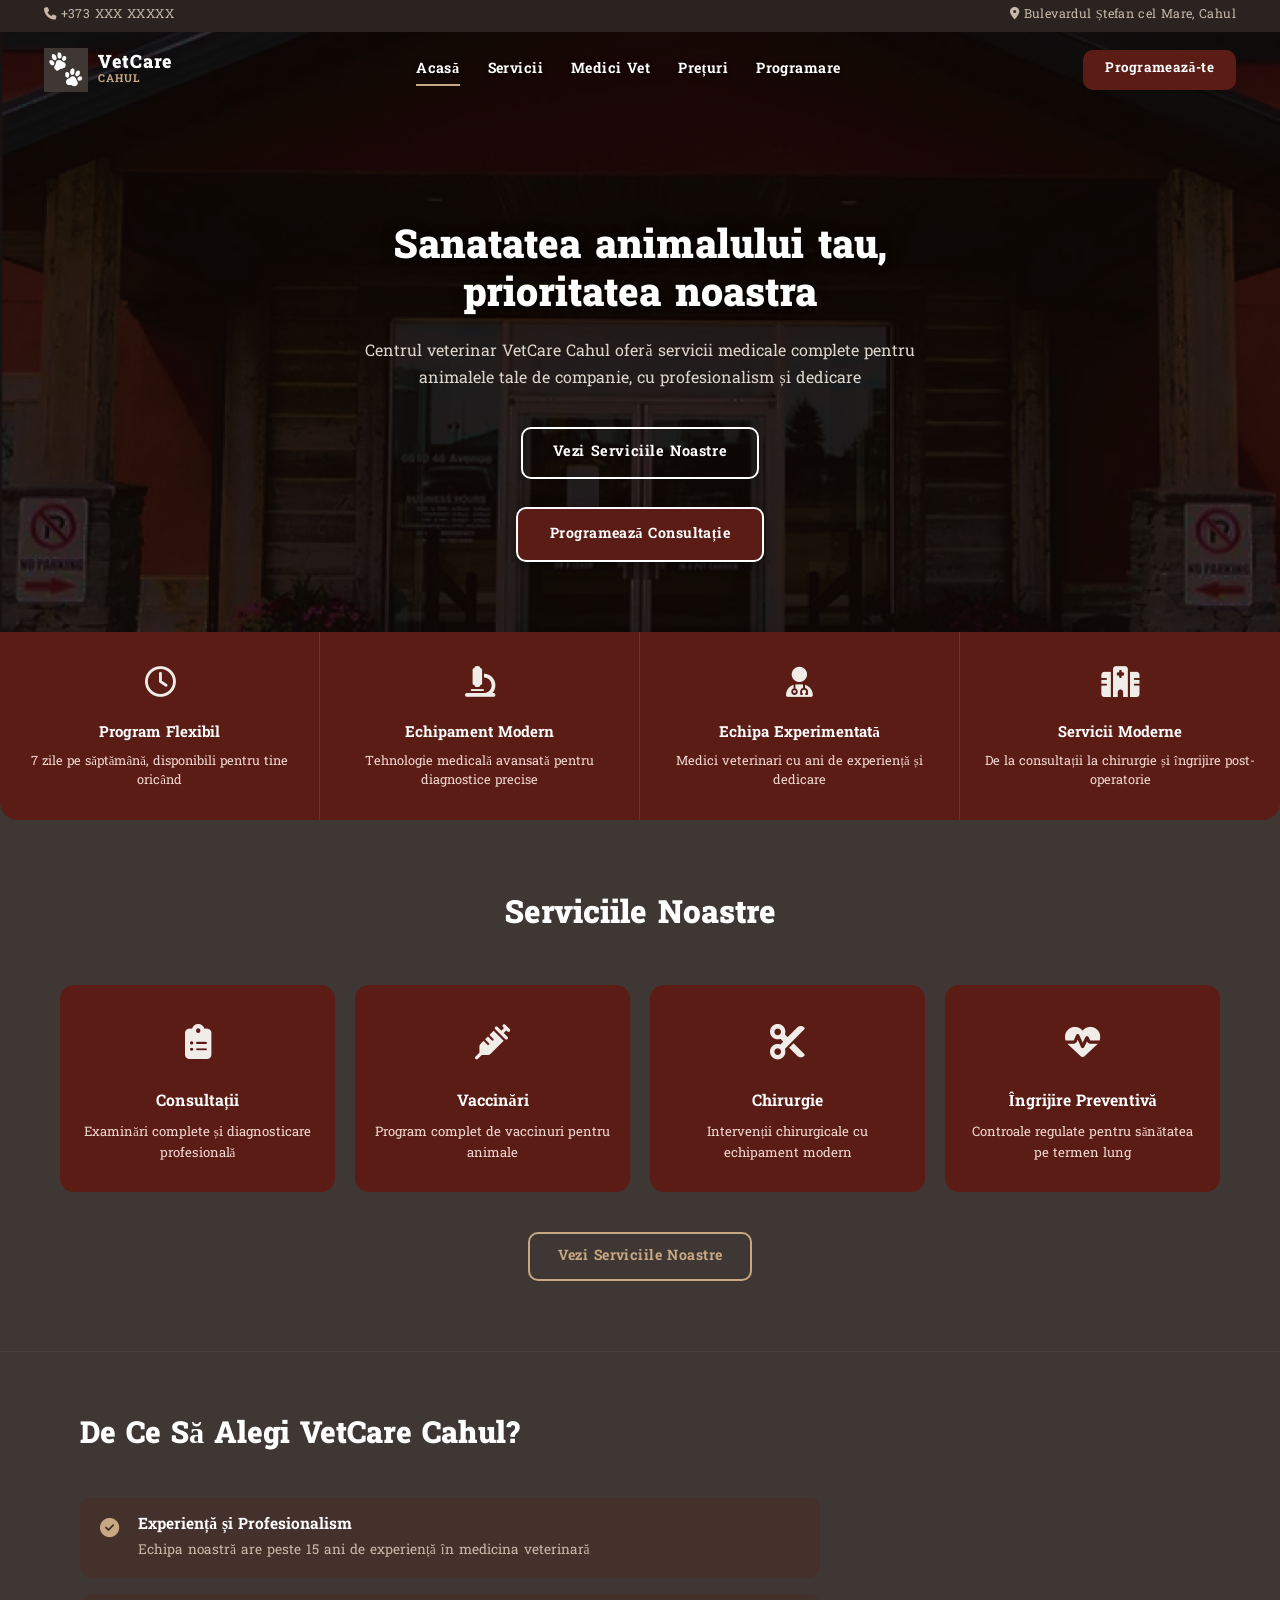
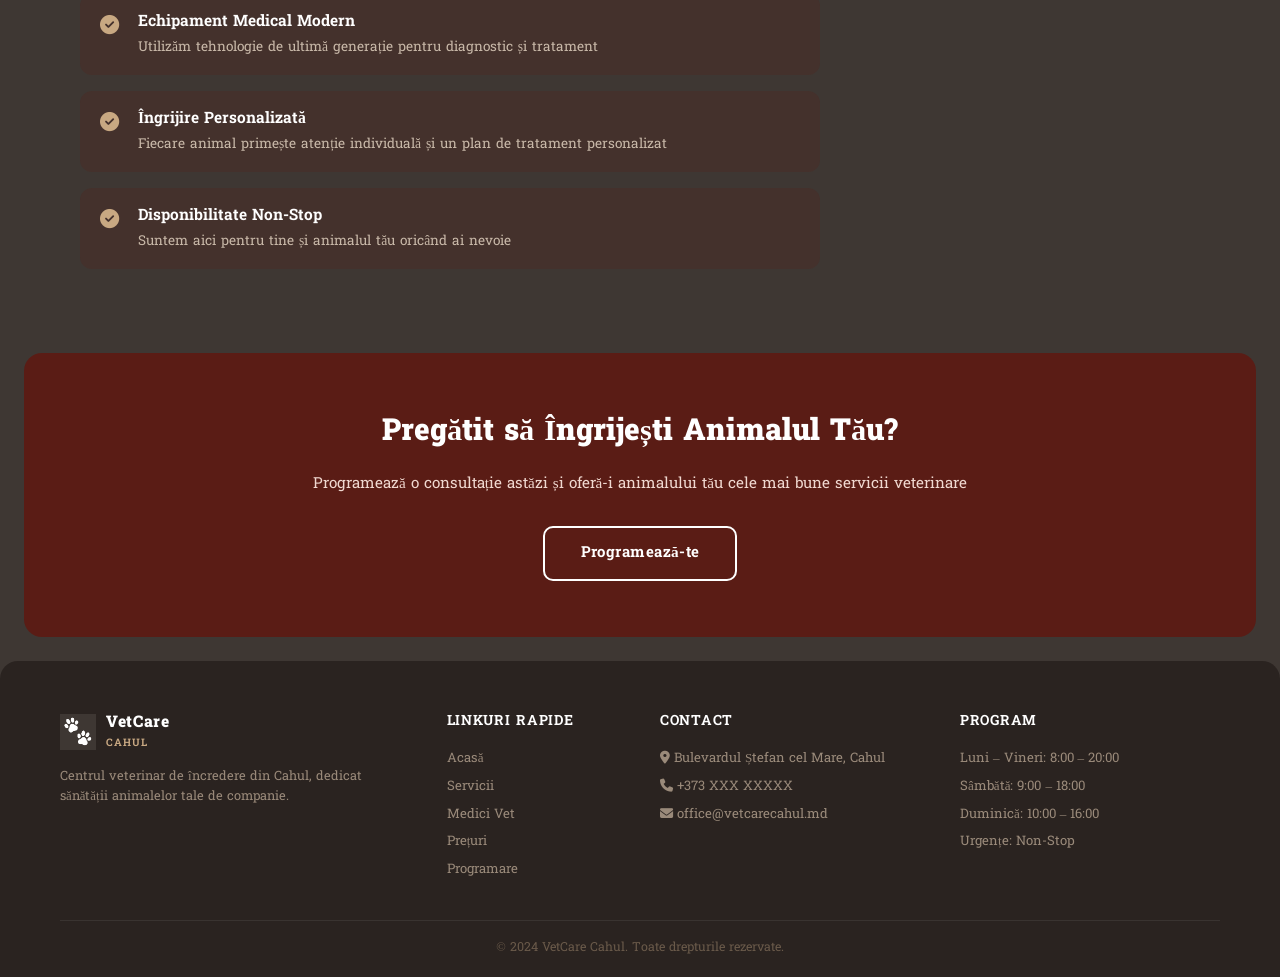
<file: index.html>
<!DOCTYPE html>
<html lang="ro">
<head>
  <meta charset="UTF-8" />
  <meta name="viewport" content="width=device-width, initial-scale=1.0" />
  <title>VetCare Cahul</title>
  <link rel="stylesheet" href="stil.css" />
  <link href="https://fonts.googleapis.com/css2?family=Hanuman:wght@400;700;900&display=swap" rel="stylesheet" />
  <link rel="stylesheet" href="https://cdnjs.cloudflare.com/ajax/libs/font-awesome/6.5.0/css/all.min.css" />
</head>
<body>
 

  <div class="topbar">
    <span><i class="fa-solid fa-phone"></i> +373 XXX XXXXX</span>
    <span><i class="fa-solid fa-location-dot"></i> Bulevardul Ștefan cel Mare, Cahul</span>
  </div>
  <nav class="navbar">
    <div class="nav-logo">
      <img src="imagini/Logo thread & trend.png" alt="VetCare Cahul" class="logo-img" />
      <div class="logo-text">
        <span class="logo-name">VetCare</span>
        <span class="logo-sub">Cahul</span>
      </div>
    </div>
    <ul class="nav-links">
      <li><a href="index.html" class="active">Acasă</a></li>
      <li><a href="pagini/servicii.html">Servicii</a></li>
      <li><a href="pagini/medici.html">Medici Vet</a></li>
      <li><a href="pagini/preturi.html">Prețuri</a></li>
      <li><a href="pagini/programare.html">Programare</a></li>
    </ul>
    <a href="pagini/programare.html" class="btn-nav">Programează-te</a>
  </nav>
 
  
  <section class="hero" id="acasa">
    <div class="hero-overlay"></div>
    <div class="hero-content">
      <h1>Sanatatea animalului tau,<br />prioritatea noastra</h1>
      <p>Centrul veterinar VetCare Cahul oferă servicii medicale complete pentru<br />animalele tale de companie, cu profesionalism și dedicare</p>
      <a href="pagini/servicii.html" class="btn-ghost">Vezi Serviciile Noastre</a>
    </div>
    <div class="hero-corner-btn">
      <a href="pagini/programare.html" class="btn-appointment">Programează Consultație</a>
    </div>
  </section>
 
  
  <section class="features">
    <div class="feature-card">
      <div class="feature-icon"><i class="fa-regular fa-clock"></i></div>
      <h3>Program Flexibil</h3>
      <p>7 zile pe săptămână, disponibili pentru tine oricând</p>
    </div>
    <div class="feature-card">
      <div class="feature-icon"><i class="fa-solid fa-microscope"></i></div>
      <h3>Echipament Modern</h3>
      <p>Tehnologie medicală avansată pentru diagnostice precise</p>
    </div>
    <div class="feature-card">
      <div class="feature-icon"><i class="fa-solid fa-user-doctor"></i></div>
      <h3>Echipa Experimentată</h3>
      <p>Medici veterinari cu ani de experiență și dedicare</p>
    </div>
    <div class="feature-card">
      <div class="feature-icon"><i class="fa-solid fa-hospital"></i></div>
      <h3>Servicii Moderne</h3>
      <p>De la consultații la chirurgie și îngrijire post-operatorie</p>
    </div>
  </section>
 
  
  <section class="services" id="servicii-sec">
    <h2>Serviciile Noastre</h2>
    <div class="services-grid">
      <div class="service-card">
        <div class="service-icon"><i class="fa-solid fa-clipboard-list"></i></div>
        <h3>Consultații</h3>
        <p>Examinări complete și diagnosticare profesională</p>
      </div>
      <div class="service-card">
        <div class="service-icon"><i class="fa-solid fa-syringe"></i></div>
        <h3>Vaccinări</h3>
        <p>Program complet de vaccinuri pentru animale</p>
      </div>
      <div class="service-card">
        <div class="service-icon"><i class="fa-solid fa-scissors"></i></div>
        <h3>Chirurgie</h3>
        <p>Intervenții chirurgicale cu echipament modern</p>
      </div>
      <div class="service-card">
        <div class="service-icon"><i class="fa-solid fa-heart-pulse"></i></div>
        <h3>Îngrijire Preventivă</h3>
        <p>Controale regulate pentru sănătatea pe termen lung</p>
      </div>
    </div>
    <div class="services-cta">
      <a href="pagini/servicii.html" class="btn-outline">Vezi Serviciile Noastre</a>
    </div>
  </section>
 

  <section class="why-us" id="medici-sec">
    <div class="why-content">
      <h2>De Ce Să Alegi VetCare Cahul?</h2>
      <ul class="why-list">
        <li>
          <span class="check"><i class="fa-solid fa-circle-check"></i></span>
          <div>
            <strong>Experiență și Profesionalism</strong>
            <p>Echipa noastră are peste 15 ani de experiență în medicina veterinară</p>
          </div>
        </li>
        <li>
          <span class="check"><i class="fa-solid fa-circle-check"></i></span>
          <div>
            <strong>Echipament Medical Modern</strong>
            <p>Utilizăm tehnologie de ultimă generație pentru diagnostic și tratament</p>
          </div>
        </li>
        <li>
          <span class="check"><i class="fa-solid fa-circle-check"></i></span>
          <div>
            <strong>Îngrijire Personalizată</strong>
            <p>Fiecare animal primește atenție individuală și un plan de tratament personalizat</p>
          </div>
        </li>
        <li>
          <span class="check"><i class="fa-solid fa-circle-check"></i></span>
          <div>
            <strong>Disponibilitate Non-Stop</strong>
            <p>Suntem aici pentru tine și animalul tău oricând ai nevoie</p>
          </div>
        </li>
      </ul>
    </div>
  </section>
 
 
  <section class="cta-section" id="programare">
    <div class="cta-box">
      <h2>Pregătit să Îngrijești Animalul Tău?</h2>
      <p>Programează o consultație astăzi și oferă-i animalului tău cele mai bune servicii veterinare</p>
      <a href="pagini/programare.html" class="btn-cta">Programează-te</a>
    </div>
  </section>
 
 
  <footer class="footer">
    <div class="footer-inner">
      <div class="footer-col footer-brand">
        <div class="footer-logo">
          <img src="imagini/Logo thread & trend.png" alt="VetCare" class="footer-logo-img" />
          <div>
            <span class="footer-logo-name">VetCare</span>
            <span class="footer-logo-sub">Cahul</span>
          </div>
        </div>
        <p class="footer-desc">Centrul veterinar de încredere din Cahul, dedicat sănătății animalelor tale de companie.</p>
      </div>
      <div class="footer-col">
        <h4>Linkuri Rapide</h4>
        <ul>
          <li><a href="index.html">Acasă</a></li>
          <li><a href="pagini/servicii.html">Servicii</a></li>
          <li><a href="pagini/medici.html">Medici Vet</a></li>
          <li><a href="pagini/preturi.html">Prețuri</a></li>
          <li><a href="pagini/programare.html">Programare</a></li>
        </ul>
      </div>
      <div class="footer-col">
        <h4>Contact</h4>
        <ul>
          <li><i class="fa-solid fa-location-dot"></i> Bulevardul Ștefan cel Mare, Cahul</li>
          <li><i class="fa-solid fa-phone"></i> +373 XXX XXXXX</li>
          <li><i class="fa-solid fa-envelope"></i> office@vetcarecahul.md</li>
        </ul>
      </div>
      <div class="footer-col">
        <h4>Program</h4>
        <ul>
          <li>Luni – Vineri: 8:00 – 20:00</li>
          <li>Sâmbătă: 9:00 – 18:00</li>
          <li>Duminică: 10:00 – 16:00</li>
          <li>Urgențe: Non-Stop</li>
        </ul>
      </div>
    </div>
    <div class="footer-bottom">
      <p>© 2024 VetCare Cahul. Toate drepturile rezervate.</p>
    </div>
  </footer>
 
</body>
</html>
</file>
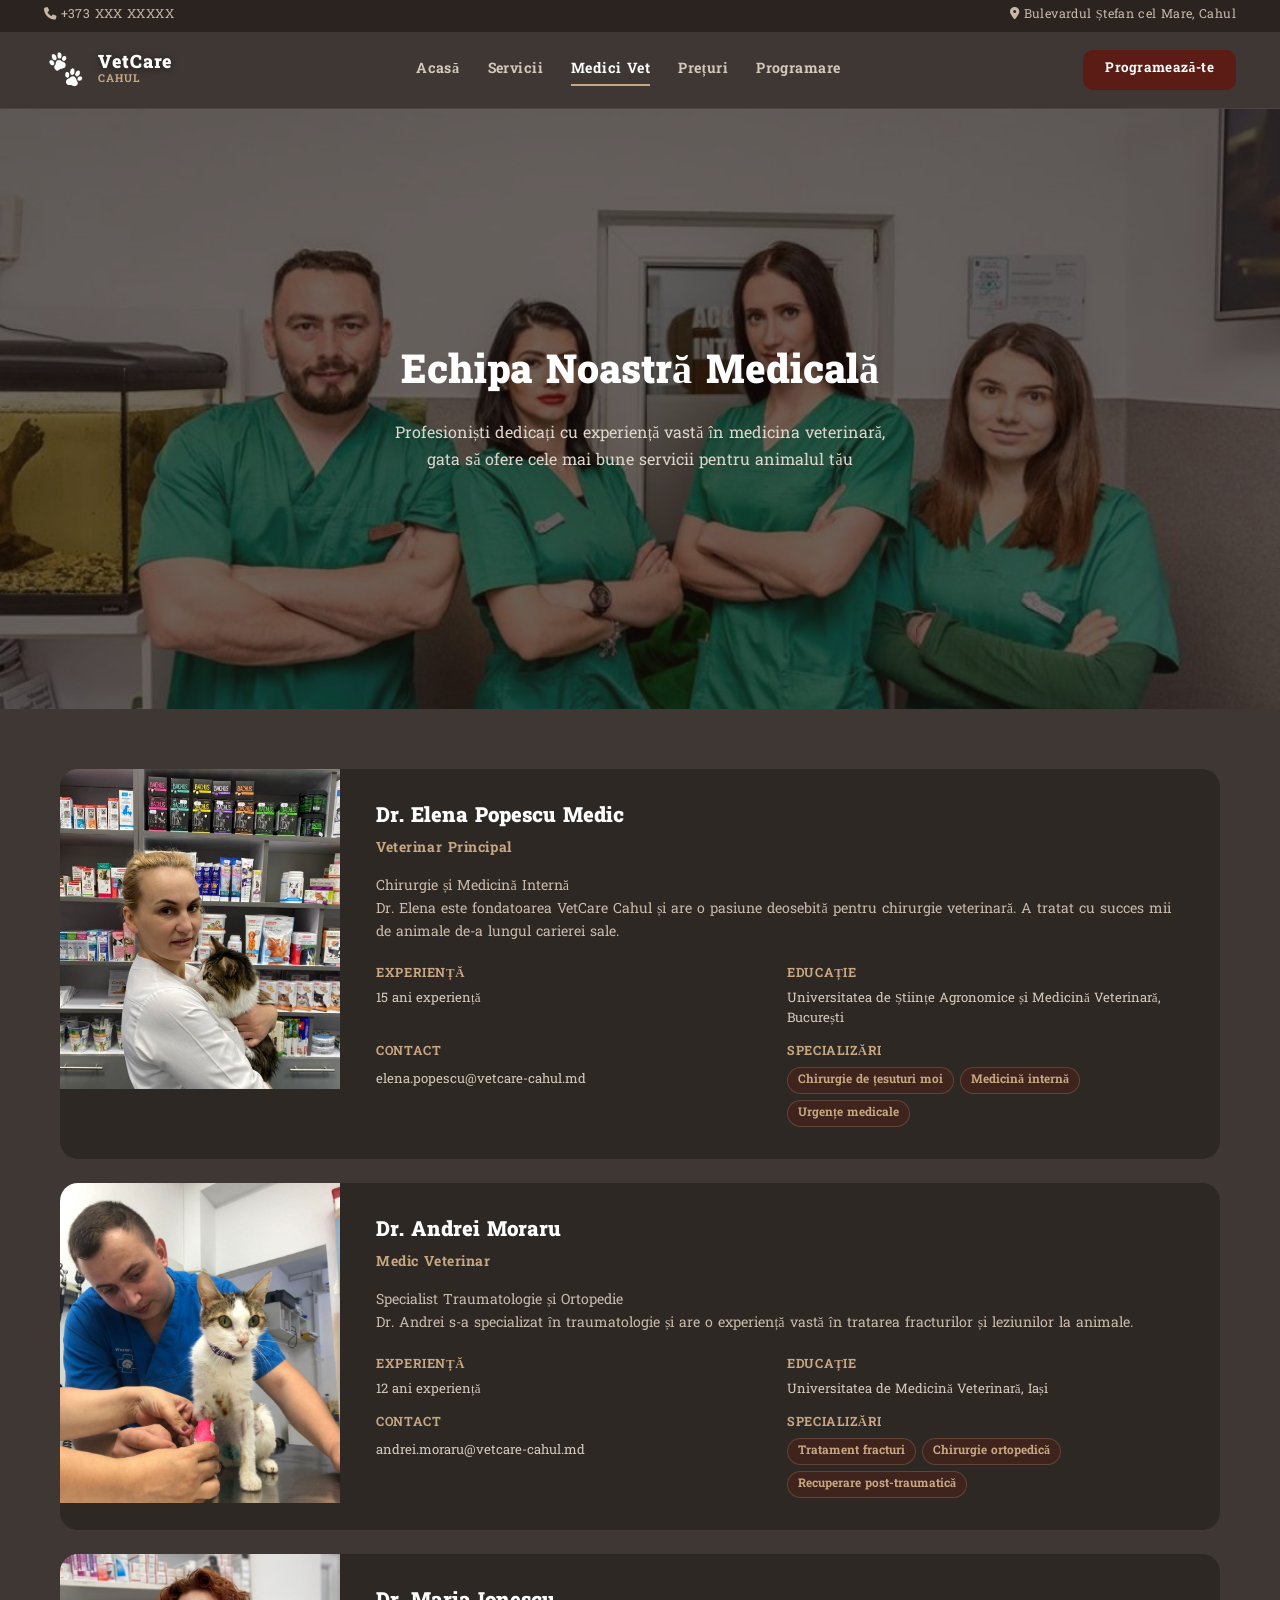
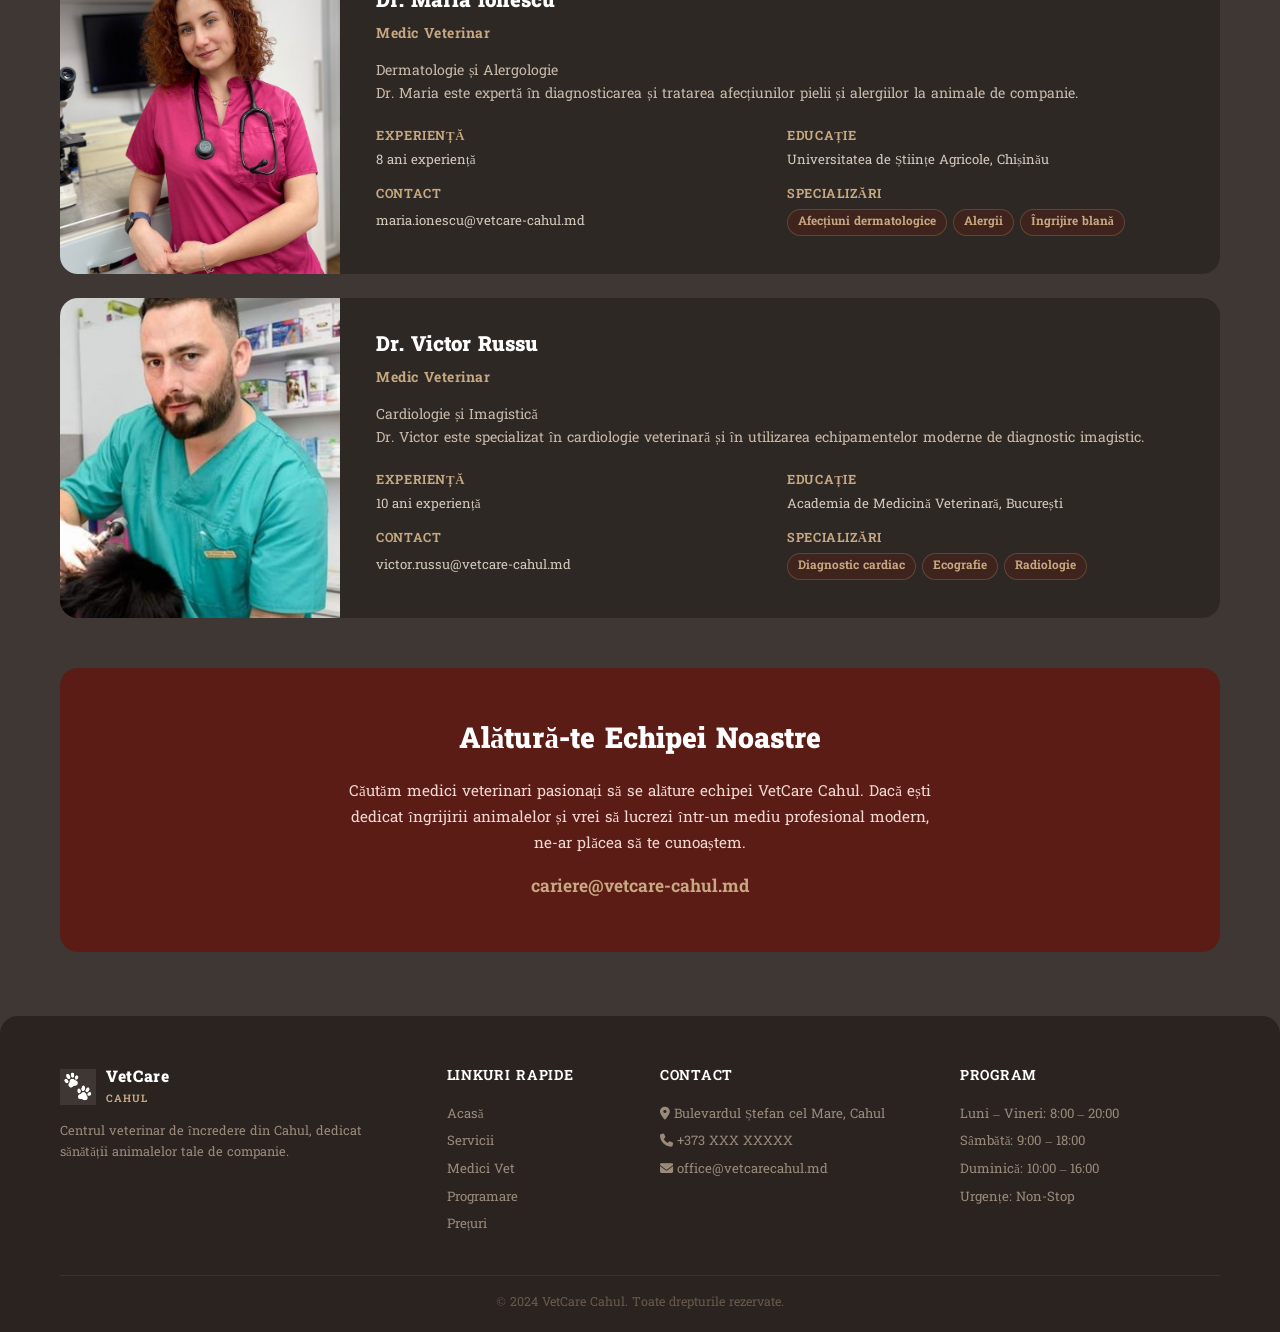
<file: pagini/medici.html>
<!DOCTYPE html>
<html lang="ro">
<head>
  <meta charset="UTF-8" />
  <meta name="viewport" content="width=device-width, initial-scale=1.0" />
  <title>Medici Vet — VetCare Cahul</title>
  <link rel="stylesheet" href="../stil.css" />
  <link href="https://fonts.googleapis.com/css2?family=Hanuman:wght@400;700;900&display=swap" rel="stylesheet" />
  <link rel="stylesheet" href="https://cdnjs.cloudflare.com/ajax/libs/font-awesome/6.5.0/css/all.min.css" />
</head>
<body>
 

  <div class="topbar">
    <span><i class="fa-solid fa-phone"></i> +373 XXX XXXXX</span>
    <span><i class="fa-solid fa-location-dot"></i> Bulevardul Ștefan cel Mare, Cahul</span>
  </div>
 
  <nav class="navbar-solid">
    <div class="nav-logo">
      <img src="../imagini/Logo thread & trend.png" alt="VetCare Cahul" class="logo-img" />
      <div class="logo-text">
        <span class="logo-name">VetCare</span>
        <span class="logo-sub">Cahul</span>
      </div>
    </div>
    <ul class="nav-links">
      <li><a href="../index.html">Acasă</a></li>
      <li><a href="servicii.html">Servicii</a></li>
      <li><a href="medici.html" class="active">Medici Vet</a></li>
      <li><a href="preturi.html">Prețuri</a></li>
      <li><a href="programare.html">Programare</a></li>
    </ul>
    <a href="programare.html" class="btn-nav">Programează-te</a>
  </nav>

 
 <section class="hero-medici">

    <div class="hero-medici-overlay"></div>

    <div class="hero-medici-content">
        <h1>Echipa Noastră Medicală</h1>

        <p>
            Profesioniști dedicați cu experiență vastă în medicina veterinară,<br />gata să ofere cele mai bune servicii pentru animalul tău
        </p>
    </div>

</section>
  <div class="medici-page">
    <div class="medici-list">
 
    
      <div class="medic-card">
        <img src="../imagini/f1.jpeg" alt="Dr. Elena Popescu" class="medic-photo" />
        <div class="medic-info">
          <h3>Dr. Elena Popescu Medic</h3>
          <div class="medic-title">Veterinar Principal</div>
          <p class="medic-desc">Chirurgie și Medicină Internă<br />Dr. Elena este fondatoarea VetCare Cahul și are o pasiune deosebită pentru chirurgie veterinară. A tratat cu succes mii de animale de-a lungul carierei sale.</p>
          <div class="medic-details">
            <div class="medic-detail-block">
              <h4>Experiență</h4>
              <p>15 ani experiență</p>
            </div>
            <div class="medic-detail-block">
              <h4>Educație</h4>
              <p>Universitatea de Științe Agronomice și Medicină Veterinară, București</p>
            </div>
            <div class="medic-detail-block">
              <h4>Contact</h4>
              <a href="mailto:elena.popescu@vetcare-cahul.md">elena.popescu@vetcare-cahul.md</a>
            </div>
            <div class="medic-detail-block">
              <h4>Specializări</h4>
              <div class="medic-tags">
                <span class="medic-tag">Chirurgie de țesuturi moi</span>
                <span class="medic-tag">Medicină internă</span>
                <span class="medic-tag">Urgențe medicale</span>
              </div>
            </div>
          </div>
        </div>
      </div>
 
   
      <div class="medic-card">
        <img src="../imagini/b1.jpg" alt="Dr. Andrei Moraru" class="medic-photo" />
        <div class="medic-info">
          <h3>Dr. Andrei Moraru</h3>
          <div class="medic-title">Medic Veterinar</div>
          <p class="medic-desc">Specialist Traumatologie și Ortopedie<br />Dr. Andrei s-a specializat în traumatologie și are o experiență vastă în tratarea fracturilor și leziunilor la animale.</p>
          <div class="medic-details">
            <div class="medic-detail-block">
              <h4>Experiență</h4>
              <p>12 ani experiență</p>
            </div>
            <div class="medic-detail-block">
              <h4>Educație</h4>
              <p>Universitatea de Medicină Veterinară, Iași</p>
            </div>
            <div class="medic-detail-block">
              <h4>Contact</h4>
              <a href="mailto:andrei.moraru@vetcare-cahul.md">andrei.moraru@vetcare-cahul.md</a>
            </div>
            <div class="medic-detail-block">
              <h4>Specializări</h4>
              <div class="medic-tags">
                <span class="medic-tag">Tratament fracturi</span>
                <span class="medic-tag">Chirurgie ortopedică</span>
                <span class="medic-tag">Recuperare post-traumatică</span>
              </div>
            </div>
          </div>
        </div>
      </div>
 
      <div class="medic-card">
        <img src="../imagini/f2 (1).jpg" alt="Dr. Maria Ionescu" class="medic-photo" />
        <div class="medic-info">
          <h3>Dr. Maria Ionescu</h3>
          <div class="medic-title">Medic Veterinar</div>
          <p class="medic-desc">Dermatologie și Alergologie<br />Dr. Maria este expertă în diagnosticarea și tratarea afecțiunilor pielii și alergiilor la animale de companie.</p>
          <div class="medic-details">
            <div class="medic-detail-block">
              <h4>Experiență</h4>
              <p>8 ani experiență</p>
            </div>
            <div class="medic-detail-block">
              <h4>Educație</h4>
              <p>Universitatea de Științe Agricole, Chișinău</p>
            </div>
            <div class="medic-detail-block">
              <h4>Contact</h4>
              <a href="mailto:maria.ionescu@vetcare-cahul.md">maria.ionescu@vetcare-cahul.md</a>
            </div>
            <div class="medic-detail-block">
              <h4>Specializări</h4>
              <div class="medic-tags">
                <span class="medic-tag">Afecțiuni dermatologice</span>
                <span class="medic-tag">Alergii</span>
                <span class="medic-tag">Îngrijire blană</span>
              </div>
            </div>
          </div>
        </div>
      </div>
 
      <div class="medic-card">
        <img src="../imagini/b2.jpg" alt="Dr. Victor Russu" class="medic-photo" />
        <div class="medic-info">
          <h3>Dr. Victor Russu</h3>
          <div class="medic-title">Medic Veterinar</div>
          <p class="medic-desc">Cardiologie și Imagistică<br />Dr. Victor este specializat în cardiologie veterinară și în utilizarea echipamentelor moderne de diagnostic imagistic.</p>
          <div class="medic-details">
            <div class="medic-detail-block">
              <h4>Experiență</h4>
              <p>10 ani experiență</p>
            </div>
            <div class="medic-detail-block">
              <h4>Educație</h4>
              <p>Academia de Medicină Veterinară, București</p>
            </div>
            <div class="medic-detail-block">
              <h4>Contact</h4>
              <a href="mailto:victor.russu@vetcare-cahul.md">victor.russu@vetcare-cahul.md</a>
            </div>
            <div class="medic-detail-block">
              <h4>Specializări</h4>
              <div class="medic-tags">
                <span class="medic-tag">Diagnostic cardiac</span>
                <span class="medic-tag">Ecografie</span>
                <span class="medic-tag">Radiologie</span>
              </div>
            </div>
          </div>
        </div>
      </div>
 
    </div>
    <div class="join-banner">
      <h2>Alătură-te Echipei Noastre</h2>
      <p>Căutăm medici veterinari pasionați să se alăture echipei VetCare Cahul. Dacă ești dedicat îngrijirii animalelor și vrei să lucrezi într-un mediu profesional modern, ne-ar plăcea să te cunoaștem.</p>
      <a href="mailto:cariere@vetcare-cahul.md" class="email-link">cariere@vetcare-cahul.md</a>
    </div>
 
  </div>
 
  <footer class="footer">
    <div class="footer-inner">
      <div class="footer-col footer-brand">
        <div class="footer-logo">
          <img src="../imagini/Logo thread & trend.png" alt="VetCare" class="footer-logo-img" />
          <div>
            <span class="footer-logo-name">VetCare</span>
            <span class="footer-logo-sub">Cahul</span>
          </div>
        </div>
        <p class="footer-desc">Centrul veterinar de încredere din Cahul, dedicat sănătății animalelor tale de companie.</p>
      </div>
      <div class="footer-col">
        <h4>Linkuri Rapide</h4>
        <ul>
          <li><a href="../index.html">Acasă</a></li>
          <li><a href="servicii.html">Servicii</a></li>
          <li><a href="medici.html">Medici Vet</a></li>
          <li><a href="programare.html">Programare</a></li>
          <li><a href="preturi.html">Prețuri</a></li>
        </ul>
      </div>
      <div class="footer-col">
        <h4>Contact</h4>
        <ul>
          <li><i class="fa-solid fa-location-dot"></i> Bulevardul Ștefan cel Mare, Cahul</li>
          <li><i class="fa-solid fa-phone"></i> +373 XXX XXXXX</li>
          <li><i class="fa-solid fa-envelope"></i> office@vetcarecahul.md</li>
        </ul>
      </div>
      <div class="footer-col">
        <h4>Program</h4>
        <ul>
          <li>Luni – Vineri: 8:00 – 20:00</li>
          <li>Sâmbătă: 9:00 – 18:00</li>
          <li>Duminică: 10:00 – 16:00</li>
          <li>Urgențe: Non-Stop</li>
        </ul>
      </div>
    </div>
    <div class="footer-bottom">
      <p>© 2024 VetCare Cahul. Toate drepturile rezervate.</p>
    </div>
  </footer>
 
</body>
</html>
</file>
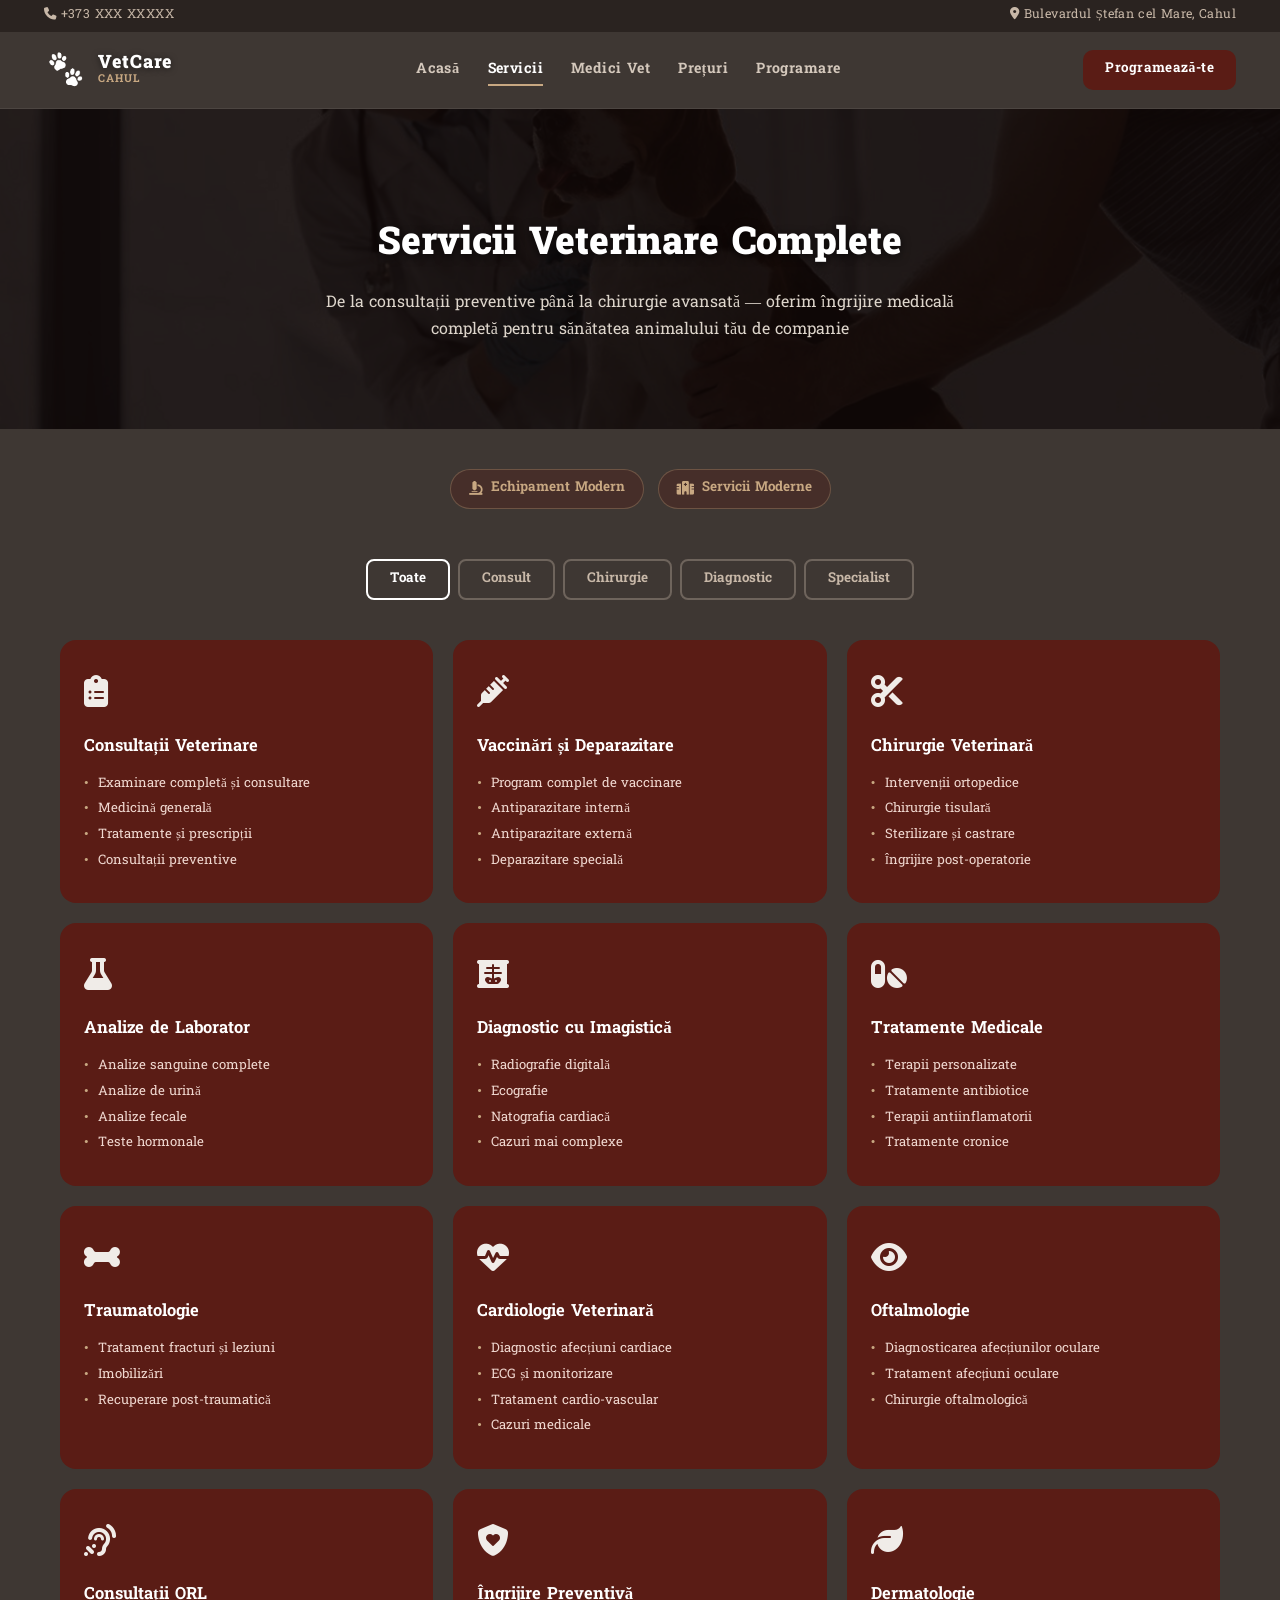
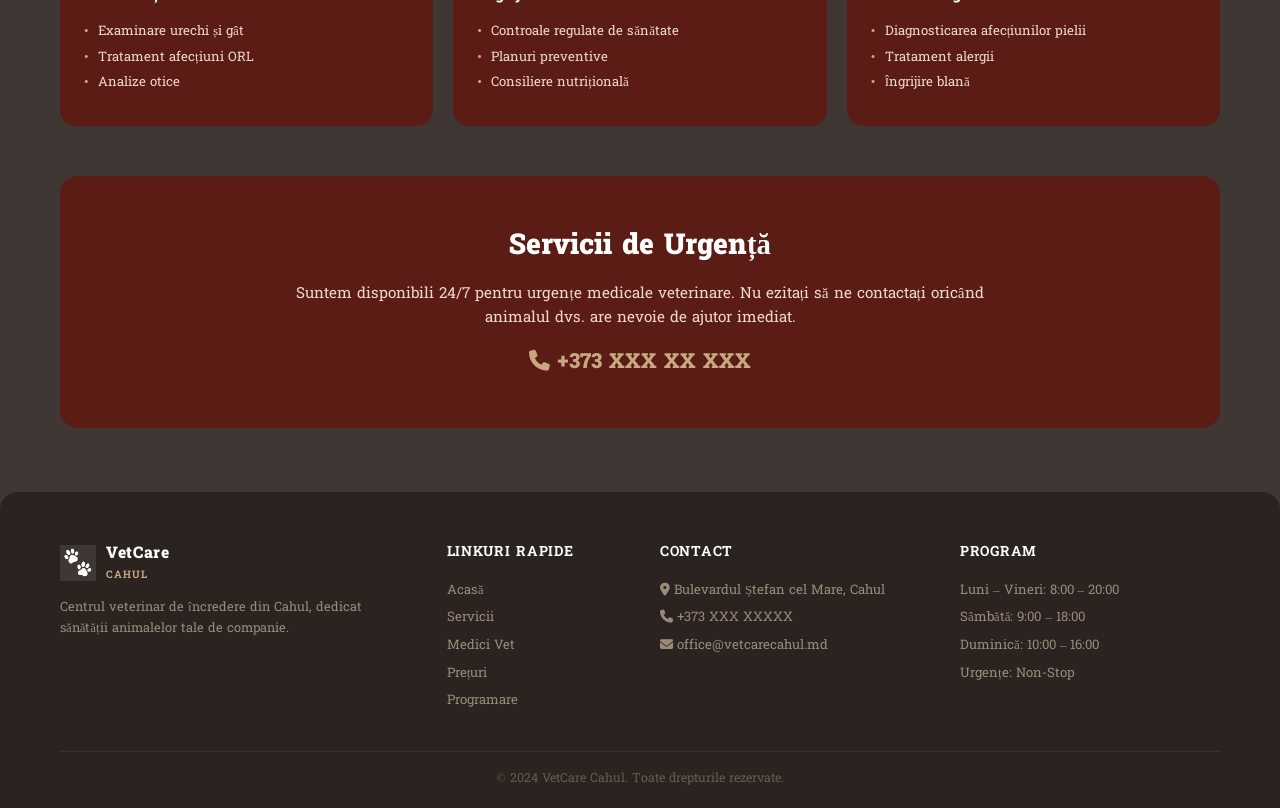
<file: pagini/servicii.html>
<!DOCTYPE html>
<html lang="ro">
<head>
  <meta charset="UTF-8" />
  <meta name="viewport" content="width=device-width, initial-scale=1.0" />
  <title>Servicii — VetCare Cahul</title>
  <link rel="stylesheet" href="../stil.css" />
  <link href="https://fonts.googleapis.com/css2?family=Hanuman:wght@400;700;900&display=swap" rel="stylesheet" />
  <link rel="stylesheet" href="https://cdnjs.cloudflare.com/ajax/libs/font-awesome/6.5.0/css/all.min.css" />
 
 
</head>
<body>
 
  <div class="topbar">
    <span><i class="fa-solid fa-phone"></i> +373 XXX XXXXX</span>
    <span><i class="fa-solid fa-location-dot"></i> Bulevardul Ștefan cel Mare, Cahul</span>
  </div>
 

  <nav class="navbar-solid">
    <div class="nav-logo">
      <img src="../imagini/Logo thread & trend.png" alt="VetCare Cahul" class="logo-img" />
      <div class="logo-text">
        <span class="logo-name">VetCare</span>
        <span class="logo-sub">Cahul</span>
      </div>
    </div>
    <ul class="nav-links">
      <li><a href="../index.html">Acasă</a></li>
      <li><a href="servicii.html" class="active">Servicii</a></li>
      <li><a href="medici.html">Medici Vet</a></li>
      <li><a href="preturi.html">Prețuri</a></li>
      <li><a href="programare.html">Programare</a></li>
    </ul>
    <a href="programare.html" class="btn-nav">Programează-te</a>
  </nav>
 
 
  <section class="hero-sub" style="background: url('../imagini/Rectangle-1.png') center/cover no-repeat;">
    <div class="hero-sub-overlay"></div>
    <div class="hero-sub-content">
      <h1>Servicii Veterinare Complete</h1>
      <p>De la consultații preventive până la chirurgie avansată — oferim îngrijire medicală<br />completă pentru sănătatea animalului tău de companie</p>
    </div>
  </section>
 

  <div class="servicii-page">
 
  
    <div class="servicii-badges">
      <span class="badge"><i class="fa-solid fa-microscope"></i> Echipament Modern</span>
      <span class="badge"><i class="fa-solid fa-hospital"></i> Servicii Moderne</span>
    </div>
 
  
    <div class="servicii-tabs-wrapper">
 
    
      <input type="radio" name="tab" id="tab-toate" checked />
      <input type="radio" name="tab" id="tab-consult" />
      <input type="radio" name="tab" id="tab-chirurgie" />
      <input type="radio" name="tab" id="tab-diagnostic" />
      <input type="radio" name="tab" id="tab-specialist" />
 
      
      <div class="servicii-tabs">
        <label for="tab-toate"      class="tab-btn">Toate</label>
        <label for="tab-consult"    class="tab-btn">Consult</label>
        <label for="tab-chirurgie"  class="tab-btn">Chirurgie</label>
        <label for="tab-diagnostic" class="tab-btn">Diagnostic</label>
        <label for="tab-specialist" class="tab-btn">Specialist</label>
      </div>
 
      <!-- GRID CARDURI -->
      <div class="servicii-grid">
 
        <div class="servicii-card" data-cat="consult">
          <div class="servicii-card-icon"><i class="fa-solid fa-clipboard-list"></i></div>
          <h3>Consultații Veterinare</h3>
          <ul>
            <li>Examinare completă și consultare</li>
            <li>Medicină generală</li>
            <li>Tratamente și prescripții</li>
            <li>Consultații preventive</li>
          </ul>
        </div>
 
        <div class="servicii-card" data-cat="consult">
          <div class="servicii-card-icon"><i class="fa-solid fa-syringe"></i></div>
          <h3>Vaccinări și Deparazitare</h3>
          <ul>
            <li>Program complet de vaccinare</li>
            <li>Antiparazitare internă</li>
            <li>Antiparazitare externă</li>
            <li>Deparazitare specială</li>
          </ul>
        </div>
 
        <div class="servicii-card" data-cat="chirurgie">
          <div class="servicii-card-icon"><i class="fa-solid fa-scissors"></i></div>
          <h3>Chirurgie Veterinară</h3>
          <ul>
            <li>Intervenții ortopedice</li>
            <li>Chirurgie tisulară</li>
            <li>Sterilizare și castrare</li>
            <li>Îngrijire post-operatorie</li>
          </ul>
        </div>
 
        <div class="servicii-card" data-cat="diagnostic">
          <div class="servicii-card-icon"><i class="fa-solid fa-flask"></i></div>
          <h3>Analize de Laborator</h3>
          <ul>
            <li>Analize sanguine complete</li>
            <li>Analize de urină</li>
            <li>Analize fecale</li>
            <li>Teste hormonale</li>
          </ul>
        </div>
 
        <div class="servicii-card" data-cat="diagnostic">
          <div class="servicii-card-icon"><i class="fa-solid fa-x-ray"></i></div>
          <h3>Diagnostic cu Imagistică</h3>
          <ul>
            <li>Radiografie digitală</li>
            <li>Ecografie</li>
            <li>Natografia cardiacă</li>
            <li>Cazuri mai complexe</li>
          </ul>
        </div>
 
        <div class="servicii-card" data-cat="consult">
          <div class="servicii-card-icon"><i class="fa-solid fa-pills"></i></div>
          <h3>Tratamente Medicale</h3>
          <ul>
            <li>Terapii personalizate</li>
            <li>Tratamente antibiotice</li>
            <li>Terapii antiinflamatorii</li>
            <li>Tratamente cronice</li>
          </ul>
        </div>
 
        <div class="servicii-card" data-cat="chirurgie">
          <div class="servicii-card-icon"><i class="fa-solid fa-bone"></i></div>
          <h3>Traumatologie</h3>
          <ul>
            <li>Tratament fracturi și leziuni</li>
            <li>Imobilizări</li>
            <li>Recuperare post-traumatică</li>
          </ul>
        </div>
 
        <div class="servicii-card" data-cat="specialist">
          <div class="servicii-card-icon"><i class="fa-solid fa-heart-pulse"></i></div>
          <h3>Cardiologie Veterinară</h3>
          <ul>
            <li>Diagnostic afecțiuni cardiace</li>
            <li>ECG și monitorizare</li>
            <li>Tratament cardio-vascular</li>
            <li>Cazuri medicale</li>
          </ul>
        </div>
 
        <div class="servicii-card" data-cat="specialist">
          <div class="servicii-card-icon"><i class="fa-solid fa-eye"></i></div>
          <h3>Oftalmologie</h3>
          <ul>
            <li>Diagnosticarea afecțiunilor oculare</li>
            <li>Tratament afecțiuni oculare</li>
            <li>Chirurgie oftalmologică</li>
          </ul>
        </div>
 
        <div class="servicii-card" data-cat="specialist">
          <div class="servicii-card-icon"><i class="fa-solid fa-ear-listen"></i></div>
          <h3>Consultații ORL</h3>
          <ul>
            <li>Examinare urechi și gât</li>
            <li>Tratament afecțiuni ORL</li>
            <li>Analize otice</li>
          </ul>
        </div>
 
        <div class="servicii-card" data-cat="consult">
          <div class="servicii-card-icon"><i class="fa-solid fa-shield-heart"></i></div>
          <h3>Îngrijire Preventivă</h3>
          <ul>
            <li>Controale regulate de sănătate</li>
            <li>Planuri preventive</li>
            <li>Consiliere nutrițională</li>
          </ul>
        </div>
 
        <div class="servicii-card" data-cat="specialist">
          <div class="servicii-card-icon"><i class="fa-solid fa-leaf"></i></div>
          <h3>Dermatologie</h3>
          <ul>
            <li>Diagnosticarea afecțiunilor pielii</li>
            <li>Tratament alergii</li>
            <li>Îngrijire blană</li>
          </ul>
        </div>
 
      </div>
    
 
    </div>
    
 
  
    <div class="urgenta-banner">
      <h2>Servicii de Urgență</h2>
      <p>Suntem disponibili 24/7 pentru urgențe medicale veterinare. Nu ezitați să ne contactați oricând<br />animalul dvs. are nevoie de ajutor imediat.</p>
      <div class="phone"><i class="fa-solid fa-phone"></i> +373 XXX XX XXX</div>
    </div>
 
  </div>
  
 
  <!-- FOOTER -->
  <footer class="footer">
    <div class="footer-inner">
      <div class="footer-col footer-brand">
        <div class="footer-logo">
          <img src="../imagini/Logo thread & trend.png" alt="VetCare" class="footer-logo-img" />
          <div>
            <span class="footer-logo-name">VetCare</span>
            <span class="footer-logo-sub">Cahul</span>
          </div>
        </div>
        <p class="footer-desc">Centrul veterinar de încredere din Cahul, dedicat sănătății animalelor tale de companie.</p>
      </div>
      <div class="footer-col">
        <h4>Linkuri Rapide</h4>
        <ul>
          <li><a href="../index.html">Acasă</a></li>
          <li><a href="servicii.html">Servicii</a></li>
          <li><a href="medici.html">Medici Vet</a></li>
          <li><a href="preturi.html">Prețuri</a></li>
          <li><a href="programare.html">Programare</a></li>
        </ul>
      </div>
      <div class="footer-col">
        <h4>Contact</h4>
        <ul>
          <li><i class="fa-solid fa-location-dot"></i> Bulevardul Ștefan cel Mare, Cahul</li>
          <li><i class="fa-solid fa-phone"></i> +373 XXX XXXXX</li>
          <li><i class="fa-solid fa-envelope"></i> office@vetcarecahul.md</li>
        </ul>
      </div>
      <div class="footer-col">
        <h4>Program</h4>
        <ul>
          <li>Luni – Vineri: 8:00 – 20:00</li>
          <li>Sâmbătă: 9:00 – 18:00</li>
          <li>Duminică: 10:00 – 16:00</li>
          <li>Urgențe: Non-Stop</li>
        </ul>
      </div>
    </div>
    <div class="footer-bottom">
      <p>© 2024 VetCare Cahul. Toate drepturile rezervate.</p>
    </div>
  </footer>
 
</body>
</html>
</file>
<file: stil.css>
*, *::before, *::after {
  box-sizing: border-box;
  margin: 0;
  padding: 0;
}
 
html { scroll-behavior: smooth; }
 
body {
  font-family: 'Hanuman', serif;
  background-color: #3E3733;
  color: #f0ece8;
  line-height: 1.6;
}
 
a { text-decoration: none; color: inherit; }
ul { list-style: none; }
 
.topbar {
  background-color: #2a2320;
  color: #c8b8a8;
  font-size: 0.78rem;
  display: flex;
  justify-content: space-between;
  align-items: center;
  padding: 6px 44px;
  letter-spacing: 0.03em;
  position: relative;
  z-index: 200;
}
 
.topbar-center {
  font-family: 'Hanuman', serif;
  font-size: 1rem;
  font-weight: 900;
  color: #fff;
  letter-spacing: 0.15em;
  text-transform: uppercase;
}
 
.navbar {
  background: transparent;
  display: flex;
  align-items: center;
  justify-content: space-between;
  padding: 16px 44px;
  position: absolute;
  top: 32px;
  left: 0;
  right: 0;
  z-index: 100;
}
 
.navbar-solid {
  background-color: #3E3733;
  display: flex;
  align-items: center;
  justify-content: space-between;
  padding: 16px 44px;
  position: sticky;
  top: 0;
  z-index: 100;
  border-bottom: 1px solid rgba(255,255,255,0.07);
}
 
.nav-logo {
  display: flex;
  align-items: center;
  gap: 10px;
}
 
.logo-img {
  width: 44px;
  height: 44px;
  object-fit: contain;
}
 
.logo-text {
  display: flex;
  flex-direction: column;
  line-height: 1.1;
}
 
.logo-name {
  font-family: 'Hanuman', serif;
  font-weight: 900;
  font-size: 1.15rem;
  color: #fff;
  letter-spacing: 0.04em;
  text-shadow: 0 1px 6px rgba(0,0,0,0.5);
}
 
.logo-sub {
  font-family: 'Hanuman', serif;
  font-size: 0.68rem;
  font-weight: 700;
  color: #c8a882;
  letter-spacing: 0.1em;
  text-transform: uppercase;
}
 
.nav-links {
  display: flex;
  gap: 28px;
  align-items: center;
}
 
.nav-links a {
  font-family: 'Hanuman', serif;
  font-size: 0.9rem;
  font-weight: 700;
  color: #fff;
  letter-spacing: 0.03em;
  text-shadow: 0 1px 4px rgba(0,0,0,0.6);
  padding: 4px 0;
  border-bottom: 2px solid transparent;
  transition: border-color 0.2s, color 0.2s;
}
 
.navbar-solid .nav-links a {
  text-shadow: none;
  color: #d4c8bc;
}
 
.nav-links a:hover,
.nav-links a.active {
  border-bottom-color: #c8a882;
  color: #fff;
}
 
.nav-center {
  display: flex;
  gap: 6px;
  align-items: center;
}
 
.nav-center a {
  font-family: 'Hanuman', serif;
  font-size: 0.88rem;
  font-weight: 700;
  color: #d4c8bc;
  letter-spacing: 0.02em;
  padding: 6px 14px;
  border-radius: 8px;
  border: 1px solid transparent;
  transition: color 0.2s, border-color 0.2s, background-color 0.2s;
}
 
.navbar .nav-center a {
  color: #fff;
  text-shadow: 0 1px 4px rgba(0,0,0,0.6);
}
 
.nav-center a:hover {
  color: #fff;
  background-color: rgba(255,255,255,0.08);
}
 
.nav-center a.active {
  color: #fff;
  border-color: rgba(255,255,255,0.35);
}
 
.btn-nav {
  background-color: #5A1C15;
  color: #fff;
  font-family: 'Hanuman', serif;
  font-size: 0.85rem;
  font-weight: 700;
  padding: 9px 22px;
  border-radius: 10px;
  letter-spacing: 0.03em;
  transition: background-color 0.2s;
  white-space: nowrap;
}
 
.btn-nav:hover { background-color: #7a2820; }
 
.hero {
  position: relative;
  min-height: 600px;
  display: flex;
  flex-direction: column;
  align-items: center;
  justify-content: center;
  text-align: center;
  overflow: hidden;
  background-image: url('imagini/p1.png');
  background-size: cover;
  background-position: center;
  background-repeat: no-repeat;
  background-color: #1e120e;
  padding: 130px 40px 90px;
}
 
.hero-overlay {
  position: absolute;
  inset: 0;
  background: rgba(20, 10, 8, 0.62);
  z-index: 0;
}
 
.hero-content {
  position: relative;
  z-index: 1;
  max-width: 700px;
}
 
.hero-content h1 {
  font-family: 'Hanuman', serif;
  font-size: 2.5rem;
  font-weight: 900;
  color: #ffffff;
  line-height: 1.2;
  margin-bottom: 18px;
  text-shadow: 0 2px 14px rgba(0,0,0,0.6);
}
 
.hero-content p {
  font-family: 'Hanuman', serif;
  font-size: 1rem;
  color: #ddd5cb;
  margin-bottom: 34px;
  line-height: 1.7;
}
 
.btn-ghost {
  display: inline-block;
  background: transparent;
  color: #fff;
  border: 2px solid #fff;
  font-family: 'Hanuman', serif;
  font-weight: 700;
  font-size: 0.92rem;
  padding: 12px 30px;
  border-radius: 10px;
  letter-spacing: 0.04em;
  transition: background 0.2s;
}
 
.btn-ghost:hover { background: rgba(255,255,255,0.15); }
 
.hero-corner-btn {
  position: absolute;
  left: 50%;
  bottom: 70px;
  transform: translateX(-50%);
  z-index: 10;
}
 
.btn-appointment {
  display: inline-block;
  background-color: #5A1C15;
  color: #ffffff;
  font-family: 'Hanuman', serif;
  font-size: 0.9rem;
  font-weight: 700;
  padding: 14px 32px;
  border: 2px solid #ffffff;
  border-radius: 10px;
  letter-spacing: 0.03em;
  box-shadow: 0 4px 12px rgba(0,0,0,0.35);
  transition: background-color 0.25s ease, transform 0.25s ease, box-shadow 0.25s ease;
}
 
.btn-appointment:hover {
  background-color: #7a2820;
  transform: translateY(-3px);
  box-shadow: 0 6px 16px rgba(0,0,0,0.45);
}
 
.hero-sub {
  position: relative;
  min-height: 320px;
  display: flex;
  flex-direction: column;
  align-items: center;
  justify-content: center;
  text-align: center;
  overflow: hidden;
  background-size: cover;
  background-position: center;
  padding: 80px 40px 60px;
}
 
.hero-sub-overlay {
  position: absolute;
  inset: 0;
  background: rgba(20, 10, 8, 0.68);
  z-index: 0;
}
 
.hero-sub-content {
  position: relative;
  z-index: 1;
  max-width: 700px;
}
 
.hero-sub-content h1 {
  font-family: 'Hanuman', serif;
  font-size: 2.4rem;
  font-weight: 900;
  color: #fff;
  margin-bottom: 14px;
  text-shadow: 0 2px 10px rgba(0,0,0,0.7);
}
 
.hero-sub-content p {
  font-size: 1rem;
  color: #ddd5cb;
  line-height: 1.7;
}
 
.features {
  background-color: #5A1C15;
  display: grid;
  grid-template-columns: repeat(4, 1fr);
  border-radius: 0 0 18px 18px;
  overflow: hidden;
}
 
.feature-card {
  padding: 30px 22px;
  text-align: center;
  border-right: 1px solid rgba(255,255,255,0.1);
  transition: background-color 0.2s;
}
 
.feature-card:last-child { border-right: none; }
.feature-card:hover { background-color: rgba(0,0,0,0.1); }
 
.feature-icon { font-size: 1.9rem; margin-bottom: 10px; }
 
.feature-card h3 {
  font-family: 'Hanuman', serif;
  font-size: 0.95rem;
  font-weight: 700;
  color: #fff;
  margin-bottom: 7px;
}
 
.feature-card p { font-size: 0.8rem; color: #f0d8d0; line-height: 1.5; }
 
.services {
  background-color: #3E3733;
  padding: 70px 60px;
  text-align: center;
}
 
.services h2 {
  font-family: 'Hanuman', serif;
  font-size: 2rem;
  font-weight: 900;
  color: #fff;
  margin-bottom: 44px;
}
 
.services-grid {
  display: grid;
  grid-template-columns: repeat(4, 1fr);
  gap: 20px;
  margin-bottom: 40px;
}
 
.service-card {
  background-color: #5A1C15;
  border-radius: 14px;
  padding: 34px 20px 28px;
  text-align: center;
  transition: transform 0.2s, background-color 0.2s;
}
 
.service-card:hover { transform: translateY(-4px); background-color: #6e2219; }
 
.service-icon { font-size: 2.2rem; margin-bottom: 14px; }
 
.service-card h3 {
  font-family: 'Hanuman', serif;
  font-size: 1rem;
  font-weight: 700;
  color: #fff;
  margin-bottom: 8px;
}
 
.service-card p { font-size: 0.82rem; color: #f0d8d0; line-height: 1.55; }
 
.btn-outline {
  display: inline-block;
  border: 2px solid #c8a882;
  color: #c8a882;
  font-family: 'Hanuman', serif;
  font-weight: 700;
  font-size: 0.9rem;
  padding: 11px 28px;
  border-radius: 10px;
  letter-spacing: 0.03em;
  transition: background-color 0.2s, color 0.2s;
}
 
.btn-outline:hover { background-color: #c8a882; color: #3E3733; }
 
.why-us {
  background-color: #3E3733;
  padding: 60px 80px;
  border-top: 1px solid rgba(255,255,255,0.06);
}
 
.why-content h2 {
  font-family: 'Hanuman', serif;
  font-size: 1.9rem;
  font-weight: 900;
  color: #fff;
  margin-bottom: 36px;
}
 
.why-list {
  display: flex;
  flex-direction: column;
  gap: 16px;
  max-width: 740px;
}
 
.why-list li {
  display: flex;
  align-items: flex-start;
  gap: 16px;
  background: rgba(90,28,21,0.22);
  border-radius: 12px;
  padding: 16px 20px;
}
 
.check {
  color: #c8a882;
  font-size: 1.2rem;
  margin-top: 2px;
  font-weight: 900;
  min-width: 22px;
}
 
.why-list li strong {
  font-family: 'Hanuman', serif;
  font-size: 0.98rem;
  font-weight: 700;
  color: #fff;
  display: block;
  margin-bottom: 3px;
}
 
.why-list li p { font-size: 0.85rem; color: #c8b8a8; line-height: 1.55; }
 
.cta-section {
  padding: 24px 24px;
}
 
.cta-box {
  background-color: #5A1C15;
  border-radius: 18px;
  padding: 56px 40px;
  text-align: center;
  max-width: 100%;
}
 
.cta-box h2 {
  font-family: 'Hanuman', serif;
  font-size: 1.9rem;
  font-weight: 900;
  color: #fff;
  margin-bottom: 14px;
}
 
.cta-box p {
  font-size: 0.95rem;
  color: #f0d8d0;
  margin-bottom: 30px;
  line-height: 1.6;
}
 
.btn-cta {
  display: inline-block;
  background: transparent;
  border: 2px solid #fff;
  color: #fff;
  font-family: 'Hanuman', serif;
  font-weight: 700;
  font-size: 0.95rem;
  padding: 13px 36px;
  border-radius: 10px;
  letter-spacing: 0.03em;
  transition: background 0.2s;
}
 
.btn-cta:hover { background: rgba(255,255,255,0.15); }
 
.footer {
  background-color: #2a2320;
  color: #b0a090;
  padding: 50px 60px 0;
  border-radius: 18px 18px 0 0;
  margin-top: 0;
}
 
.footer-inner {
  display: grid;
  grid-template-columns: 2fr 1fr 1.5fr 1.5fr;
  gap: 40px;
  padding-bottom: 40px;
  border-bottom: 1px solid rgba(255,255,255,0.07);
}
 
.footer-logo {
  display: flex;
  align-items: center;
  gap: 10px;
  margin-bottom: 14px;
}
 
.footer-logo-img { width: 36px; height: 36px; object-fit: contain; }
 
.footer-logo-name {
  font-family: 'Hanuman', serif;
  font-weight: 900;
  font-size: 1rem;
  color: #fff;
  display: block;
  letter-spacing: 0.04em;
}
 
.footer-logo-sub {
  font-family: 'Hanuman', serif;
  font-size: 0.65rem;
  font-weight: 700;
  color: #c8a882;
  letter-spacing: 0.1em;
  text-transform: uppercase;
  display: block;
}
 
.footer-desc { font-size: 0.8rem; color: #9a8a7a; line-height: 1.6; }
 
.footer-col h4 {
  font-family: 'Hanuman', serif;
  font-size: 0.88rem;
  font-weight: 700;
  color: #fff;
  margin-bottom: 16px;
  letter-spacing: 0.05em;
  text-transform: uppercase;
}
 
.footer-col ul { display: flex; flex-direction: column; gap: 8px; }
 
.footer-col ul li,
.footer-col ul li a {
  font-size: 0.82rem;
  color: #9a8a7a;
  transition: color 0.2s;
  line-height: 1.5;
}
 
.footer-col ul li a:hover { color: #c8a882; }
 
.footer-bottom {
  text-align: center;
  padding: 18px 0;
  font-size: 0.78rem;
  color: #6a5a4a;
}
 

 
.servicii-page {
  background-color: #3E3733;
  padding: 0 0 40px;
}
 
.servicii-page-intro {
  position: relative;
  min-height: 400px;
  display: flex;
  flex-direction: column;
  align-items: center;
  justify-content: center;
  text-align: center;
  overflow: hidden;
  background-image: url('imagini/Rectangle 1.png');
  background-size: cover;
  background-position: center;
  background-repeat: no-repeat;
  background-color: #1e120e;
  padding: 140px 40px 60px;
  margin-bottom: 50px;
}
 
.servicii-page-intro::before {
  content: '';
  position: absolute;
  inset: 0;
  background: rgba(20, 10, 8, 0.65);
  z-index: 1;
}
 
.servicii-page-intro h2,
.servicii-page-intro p {
  position: relative;
  z-index: 2;
}
 
.servicii-page-intro h2 {
  font-family: 'Hanuman', serif;
  font-size: 2.5rem;
  font-weight: 900;
  color: #fff;
  margin-bottom: 14px;
  text-shadow: 0 2px 14px rgba(0,0,0,0.6);
}
 
.servicii-page-intro p {
  font-size: 1rem;
  color: #c8b8a8;
  line-height: 1.7;
  max-width: 720px;
}
 
.servicii-badges {
  display: flex;
  justify-content: center;
  gap: 14px;
  margin-bottom: 50px;
  flex-wrap: wrap;
  padding-top: 40px;
}
 
.badge {
  display: inline-flex;
  align-items: center;
  gap: 8px;
  background-color: rgba(90,28,21,0.3);
  border: 1px solid rgba(200,168,130,0.3);
  color: #c8a882;
  font-family: 'Hanuman', serif;
  font-size: 0.85rem;
  font-weight: 700;
  padding: 8px 18px;
  border-radius: 30px;
}
 

.servicii-tabs-wrapper input[type="radio"] {
  display: none;
}
 
.servicii-tabs {
  display: flex;
  justify-content: center;
  gap: 8px;
  margin-bottom: 40px;
  flex-wrap: wrap;
}
 
.tab-btn {
  display: inline-block;
  background: transparent;
  color: #c8b8a8;
  border: 2px solid rgba(200,184,168,0.35);
  padding: 8px 22px;
  border-radius: 8px;
  font-family: 'Hanuman', serif;
  font-size: 0.85rem;
  font-weight: 700;
  cursor: pointer;
  transition: background 0.2s, color 0.2s, border-color 0.2s;
}
 
.tab-btn:hover {
  background: rgba(255,255,255,0.08);
  color: #fff;
  border-color: rgba(200,184,168,0.6);
}
 

#tab-toate:checked      ~ .servicii-tabs label[for="tab-toate"],
#tab-consult:checked    ~ .servicii-tabs label[for="tab-consult"],
#tab-chirurgie:checked  ~ .servicii-tabs label[for="tab-chirurgie"],
#tab-diagnostic:checked ~ .servicii-tabs label[for="tab-diagnostic"],
#tab-specialist:checked ~ .servicii-tabs label[for="tab-specialist"] {
  background: transparent;
  color: #fff;
  border-color: #fff;
}
 
#tab-consult:checked    ~ .servicii-grid .servicii-card:not([data-cat="consult"])    { display: none !important; }
#tab-chirurgie:checked  ~ .servicii-grid .servicii-card:not([data-cat="chirurgie"])  { display: none !important; }
#tab-diagnostic:checked ~ .servicii-grid .servicii-card:not([data-cat="diagnostic"]) { display: none !important; }
#tab-specialist:checked ~ .servicii-grid .servicii-card:not([data-cat="specialist"]) { display: none !important; }
 

 
.servicii-grid {
  display: grid;
  grid-template-columns: repeat(3, 1fr);
  gap: 20px;
  margin-bottom: 50px;
  padding: 0 60px;
}
 
.servicii-card {
  background-color: #5A1C15;
  border-radius: 16px;
  padding: 30px 24px;
  transition: transform 0.2s, background-color 0.2s;
}
 
.servicii-card:hover { transform: translateY(-3px); background-color: #6e2219; }
 
.servicii-card-icon { font-size: 2rem; margin-bottom: 12px; }
 
.servicii-card h3 {
  font-family: 'Hanuman', serif;
  font-size: 1.05rem;
  font-weight: 700;
  color: #fff;
  margin-bottom: 10px;
}
 
.servicii-card ul { list-style: none; }
 
.servicii-card ul li {
  font-size: 0.82rem;
  color: #f0d8d0;
  padding: 3px 0;
  padding-left: 14px;
  position: relative;
  line-height: 1.5;
}
 
.servicii-card ul li::before {
  content: '•';
  position: absolute;
  left: 0;
  color: #c8a882;
}
 
.urgenta-banner {
  background-color: #5A1C15;
  border-radius: 18px;
  padding: 48px 40px;
  text-align: center;
  margin: 0 60px 24px;
}
 
.urgenta-banner h2 {
  font-family: 'Hanuman', serif;
  font-size: 1.8rem;
  font-weight: 900;
  color: #fff;
  margin-bottom: 12px;
}
 
.urgenta-banner p {
  font-size: 0.95rem;
  color: #f0d8d0;
  margin-bottom: 16px;
  line-height: 1.6;
}
 
.urgenta-banner .phone {
  font-family: 'Hanuman', serif;
  font-size: 1.3rem;
  font-weight: 900;
  color: #c8a882;
}
 

 
.medici-page {
  background-color: #3E3733;
  padding: 60px 60px 40px;
}
 
.hero-medici {
  position: relative;
  min-height: 600px;
  background-image: url('imagini/p2.jpg');
  background-size: cover;
  background-position: center;
  background-repeat: no-repeat;
  background-color: #1e120e;
  display: flex;
  align-items: center;
  justify-content: center;
  text-align: center;
  overflow: hidden;
}
 
.hero-medici-overlay {
  position: absolute;
  inset: 0;
  background: rgba(20, 10, 8, 0.62);
  z-index: 1;
}
 
.hero-medici-content {
  position: relative;
  z-index: 2;
  max-width: 700px;
  padding: 0 20px;
}
 
.hero-medici-content h1 {
  font-family: 'Hanuman', serif;
  font-size: 2.5rem;
  font-weight: 900;
  color: #fff;
  margin-bottom: 15px;
}
 
.hero-medici-content p {
  color: #ddd5cb;
  font-size: 1rem;
  line-height: 1.7;
}
 
.medici-list {
  display: flex;
  flex-direction: column;
  gap: 24px;
  margin-bottom: 50px;
}
 
.medic-card {
  display: grid;
  grid-template-columns: 280px 1fr;
  background-color: #2e2824;
  border-radius: 18px;
  overflow: hidden;
  transition: transform 0.2s;
}
 
.medic-card:hover { transform: translateY(-2px); }
 
.medic-photo {
  width: 100%;
  height: 320px;
  object-fit: cover;
  object-position: top center;
  display: block;
}
 
.medic-info {
  padding: 32px 36px;
}
 
.medic-info h3 {
  font-family: 'Hanuman', serif;
  font-size: 1.3rem;
  font-weight: 900;
  color: #fff;
  margin-bottom: 4px;
}
 
.medic-title {
  font-family: 'Hanuman', serif;
  font-size: 0.88rem;
  font-weight: 700;
  color: #c8a882;
  margin-bottom: 14px;
  letter-spacing: 0.04em;
}
 
.medic-desc {
  font-size: 0.88rem;
  color: #c8b8a8;
  line-height: 1.65;
  margin-bottom: 20px;
}
 
.medic-details {
  display: grid;
  grid-template-columns: 1fr 1fr;
  gap: 14px;
}
 
.medic-detail-block h4 {
  font-family: 'Hanuman', serif;
  font-size: 0.8rem;
  font-weight: 700;
  color: #c8a882;
  text-transform: uppercase;
  letter-spacing: 0.05em;
  margin-bottom: 4px;
}
 
.medic-detail-block p,
.medic-detail-block a {
  font-size: 0.82rem;
  color: #d4c8bc;
  line-height: 1.5;
}
 
.medic-detail-block a:hover { color: #c8a882; }
 
.medic-tags {
  display: flex;
  flex-wrap: wrap;
  gap: 6px;
  margin-top: 4px;
}
 
.medic-tag {
  background: rgba(90,28,21,0.4);
  border: 1px solid rgba(200,168,130,0.25);
  color: #c8a882;
  font-size: 0.75rem;
  font-family: 'Hanuman', serif;
  font-weight: 700;
  padding: 3px 10px;
  border-radius: 20px;
}
 
.join-banner {
  background-color: #5A1C15;
  border-radius: 18px;
  padding: 50px 40px;
  text-align: center;
  margin-bottom: 24px;
}
 
.join-banner h2 {
  font-family: 'Hanuman', serif;
  font-size: 1.8rem;
  font-weight: 900;
  color: #fff;
  margin-bottom: 16px;
}
 
.join-banner p {
  font-size: 0.95rem;
  color: #f0d8d0;
  line-height: 1.7;
  margin-bottom: 6px;
  max-width: 600px;
  margin-left: auto;
  margin-right: auto;
}
 
.join-banner a.email-link {
  font-family: 'Hanuman', serif;
  font-size: 1.1rem;
  font-weight: 700;
  color: #c8a882;
  display: inline-block;
  margin-top: 10px;
}
 
.join-banner a.email-link:hover { text-decoration: underline; }
 

 
.preturi-page {
  background-color: #3E3733;
  padding: 0 44px 60px;
}
 
.preturi-hero {
  position: relative;
  min-height: 400px;
  display: flex;
  align-items: center;
  justify-content: center;
  overflow: hidden;
  background-image: url('imagini/p1.png');
  background-size: cover;
  background-position: center;
  background-repeat: no-repeat;
  background-color: #1e120e;
  margin-left: -44px;
  margin-right: -44px;
  margin-bottom: 48px;
  padding-top: 40px;
}
 
.preturi-hero::before {
  content: '';
  position: absolute;
  inset: 0;
  background: rgba(20, 10, 8, 0.65);
  z-index: 1;
}
 
.preturi-title {
  position: relative;
  z-index: 2;
  font-family: 'Hanuman', serif;
  font-size: 2.5rem;
  font-weight: 900;
  color: #fff;
  text-align: center;
  text-shadow: 0 2px 14px rgba(0,0,0,0.6);
  margin: 40px 0 30px;
}
 
.pachete-grid {
  display: grid;
  grid-template-columns: repeat(3, 1fr);
  gap: 20px;
  margin-bottom: 48px;
}
 
.pachet-card {
  background-color: #5A1C15;
  border-radius: 18px;
  padding: 36px 28px;
  text-align: center;
  position: relative;
  transition: transform 0.2s, background-color 0.2s;
}
 
.pachet-card:hover {
  transform: translateY(-4px);
  background-color: #6e2219;
}
 
.pachet-badge {
  display: inline-block;
  border: 1px solid rgba(255,255,255,0.45);
  color: #fff;
  font-family: 'Hanuman', serif;
  font-size: 0.8rem;
  font-weight: 700;
  padding: 6px 18px;
  border-radius: 30px;
  margin-bottom: 24px;
}
 
.pachet-card h3 {
  font-family: 'Hanuman', serif;
  font-size: 1.15rem;
  font-weight: 900;
  color: #fff;
  margin-bottom: 4px;
}
 
.pachet-sub {
  font-size: 0.83rem;
  color: #f0d8d0;
  margin-bottom: 18px;
}
 
.pachet-price {
  font-family: 'Hanuman', serif;
  font-size: 1.5rem;
  font-weight: 900;
  color: #fff;
  margin-bottom: 22px;
}
 
.pachet-list {
  list-style: none;
  text-align: center;
}
 
.pachet-list li {
  font-size: 0.85rem;
  font-weight: 700;
  color: #fff;
  padding: 4px 0;
  line-height: 1.5;
}
 
.price-tables-grid {
  display: grid;
  grid-template-columns: 1fr 1fr;
  gap: 20px;
  margin-bottom: 20px;
}
 
.price-table-card {
  border: 1px solid rgba(255,255,255,0.35);
  border-radius: 18px;
  padding: 28px 32px;
  background-color: #2e2824;
}
 
.price-table-full {
  margin-bottom: 20px;
}
 
.price-table-card h3 {
  font-family: 'Hanuman', serif;
  font-size: 1.15rem;
  font-weight: 900;
  color: #fff;
  margin-bottom: 14px;
}
 
.price-row {
  display: flex;
  justify-content: space-between;
  font-size: 0.92rem;
  color: #ddd5cb;
  padding: 4px 0;
  line-height: 1.6;
}
 
.price-row span:first-child { text-align: left; }
.price-row span:last-child { text-align: right; font-variant-numeric: tabular-nums; }
 
.price-row.price-header {
  font-family: 'Hanuman', serif;
  font-weight: 700;
  color: #c8a882;
  margin-bottom: 4px;
}
 

 
.programare-page {
  background-color: #3E3733;
  padding: 60px 60px 40px;
}
 
.programare-grid {
  display: grid;
  grid-template-columns: 1fr 340px;
  gap: 30px;
  align-items: start;
}
 
.programare-form-box {
  background-color: #2e2824;
  border-radius: 18px;
  padding: 40px 36px;
}
 
.programare-form-box h2 {
  font-family: 'Hanuman', serif;
  font-size: 1.5rem;
  font-weight: 900;
  color: #fff;
  margin-bottom: 28px;
}
 
.form-group {
  margin-bottom: 18px;
}
 
.form-row {
  display: grid;
  grid-template-columns: 1fr 1fr;
  gap: 16px;
}
 
.form-group label {
  display: block;
  font-family: 'Hanuman', serif;
  font-size: 0.82rem;
  font-weight: 700;
  color: #c8a882;
  text-transform: uppercase;
  letter-spacing: 0.05em;
  margin-bottom: 7px;
}
 
.form-group input,
.form-group select,
.form-group textarea {
  width: 100%;
  background-color: #3E3733;
  border: 1px solid rgba(200,168,130,0.25);
  border-radius: 10px;
  padding: 11px 14px;
  color: #f0ece8;
  font-family: 'Hanuman', serif;
  font-size: 0.88rem;
  outline: none;
  transition: border-color 0.2s;
  appearance: none;
}
 
.form-group input:focus,
.form-group select:focus,
.form-group textarea:focus {
  border-color: #c8a882;
}
 
.form-group input::placeholder,
.form-group textarea::placeholder {
  color: #6a5a4a;
}
 
.form-group textarea {
  height: 110px;
  resize: vertical;
}
 
.btn-submit {
  width: 100%;
  background-color: #5A1C15;
  color: #fff;
  font-family: 'Hanuman', serif;
  font-weight: 700;
  font-size: 1rem;
  padding: 14px;
  border: none;
  border-radius: 10px;
  cursor: pointer;
  margin-top: 6px;
  transition: background-color 0.2s;
  letter-spacing: 0.03em;
}
 
.btn-submit:hover { background-color: #7a2820; }
 
.programare-info {
  display: flex;
  flex-direction: column;
  gap: 16px;
}
 
.info-card {
  background-color: #2e2824;
  border-radius: 14px;
  padding: 22px 20px;
}
 
.info-card h3 {
  font-family: 'Hanuman', serif;
  font-size: 0.95rem;
  font-weight: 700;
  color: #fff;
  margin-bottom: 8px;
}
 
.info-card p {
  font-size: 0.85rem;
  color: #c8b8a8;
  line-height: 1.6;
}
 
.program-list {
  list-style: none;
  display: flex;
  flex-direction: column;
  gap: 6px;
}
 
.program-list li {
  display: flex;
  justify-content: space-between;
  font-size: 0.82rem;
  color: #c8b8a8;
  padding: 4px 0;
  border-bottom: 1px solid rgba(255,255,255,0.05);
}
 
.program-list li.urgenta-row {
  color: #c8a882;
  font-weight: 700;
  border-bottom: none;
}
 
.urgenta-card {
  background-color: rgba(90,28,21,0.4);
  border: 1px solid rgba(90,28,21,0.6);
}
 
.urgenta-card h3 { color: #ff9080; }
.urgenta-card p { font-size: 0.83rem; color: #f0d8d0; margin-bottom: 14px; }
 
.btn-urgenta {
  display: inline-block;
  background-color: #5A1C15;
  color: #fff;
  font-family: 'Hanuman', serif;
  font-weight: 700;
  font-size: 0.88rem;
  padding: 10px 20px;
  border-radius: 10px;
  transition: background-color 0.2s;
}
 
.btn-urgenta:hover { background-color: #7a2820; }

 
@media (max-width: 1024px) {
  .features { grid-template-columns: repeat(2, 1fr); }
  .services-grid { grid-template-columns: repeat(2, 1fr); }
  .servicii-grid { grid-template-columns: repeat(2, 1fr); }
  .footer-inner { grid-template-columns: 1fr 1fr; }
  .medic-card { grid-template-columns: 220px 1fr; }
  .medic-photo { height: 280px; }
  .pachete-grid { grid-template-columns: 1fr; }
  .price-tables-grid { grid-template-columns: 1fr; }
}
 
@media (max-width: 900px) {
  .programare-page { padding: 50px 20px 30px; }
  .programare-grid { grid-template-columns: 1fr; }
  .form-row { grid-template-columns: 1fr; }
}
 
@media (max-width: 768px) {
  .topbar { flex-direction: column; gap: 4px; padding: 8px 20px; text-align: center; }
 
  .navbar {
    padding: 12px 20px;
    position: relative;
    top: 0;
    background: #3E3733;
  }
 
  .navbar-solid { padding: 12px 20px; }
  .nav-links { display: none; }
  .nav-center { display: none; }
 
  .hero { padding: 60px 20px 80px; background-size: cover; }
  .hero-content h1 { font-size: 1.7rem; }
 
  .hero-sub { padding: 60px 20px 40px; background-size: cover; }
  .hero-sub-content h1 { font-size: 1.7rem; }
 
  .hero-medici { background-size: cover; }
  .hero-medici-content h1 { font-size: 1.7rem; }
 
  .servicii-page-intro { min-height: 320px; padding-top: 80px; background-size: cover; }
  .servicii-page-intro h2 { font-size: 1.7rem; }
  .servicii-grid { padding: 0 20px; }
  .urgenta-banner { margin: 0 20px 24px; }
 
  .preturi-hero { min-height: 300px; background-size: cover; margin-left: -16px; margin-right: -16px; }
  .preturi-title { font-size: 1.7rem; }
 
  .features { grid-template-columns: repeat(2, 1fr); border-radius: 0; }
  .feature-card { border-right: none; border-bottom: 1px solid rgba(255,255,255,0.1); }
 
  .services { padding: 50px 20px; }
  .services-grid { grid-template-columns: 1fr 1fr; }
 
  .why-us { padding: 50px 24px; }
 
  .servicii-page { padding: 0 0 30px; }
  .servicii-grid { grid-template-columns: 1fr; }
 
  .medici-page { padding: 50px 20px 30px; }
  .medic-card { grid-template-columns: 1fr; }
  .medic-photo { height: 260px; width: 100%; }
  .medic-info { padding: 24px 20px; }
  .medic-details { grid-template-columns: 1fr; }
 
  .preturi-page { padding: 0 16px 40px; }
  .pachet-card, .price-table-card { padding: 24px 20px; }
 
  .footer { padding: 40px 24px 0; border-radius: 14px 14px 0 0; }
  .footer-inner { grid-template-columns: 1fr; gap: 28px; }
}
 
@media (max-width: 480px) {
  .features, .services-grid, .servicii-grid { grid-template-columns: 1fr; }
}
</file>
